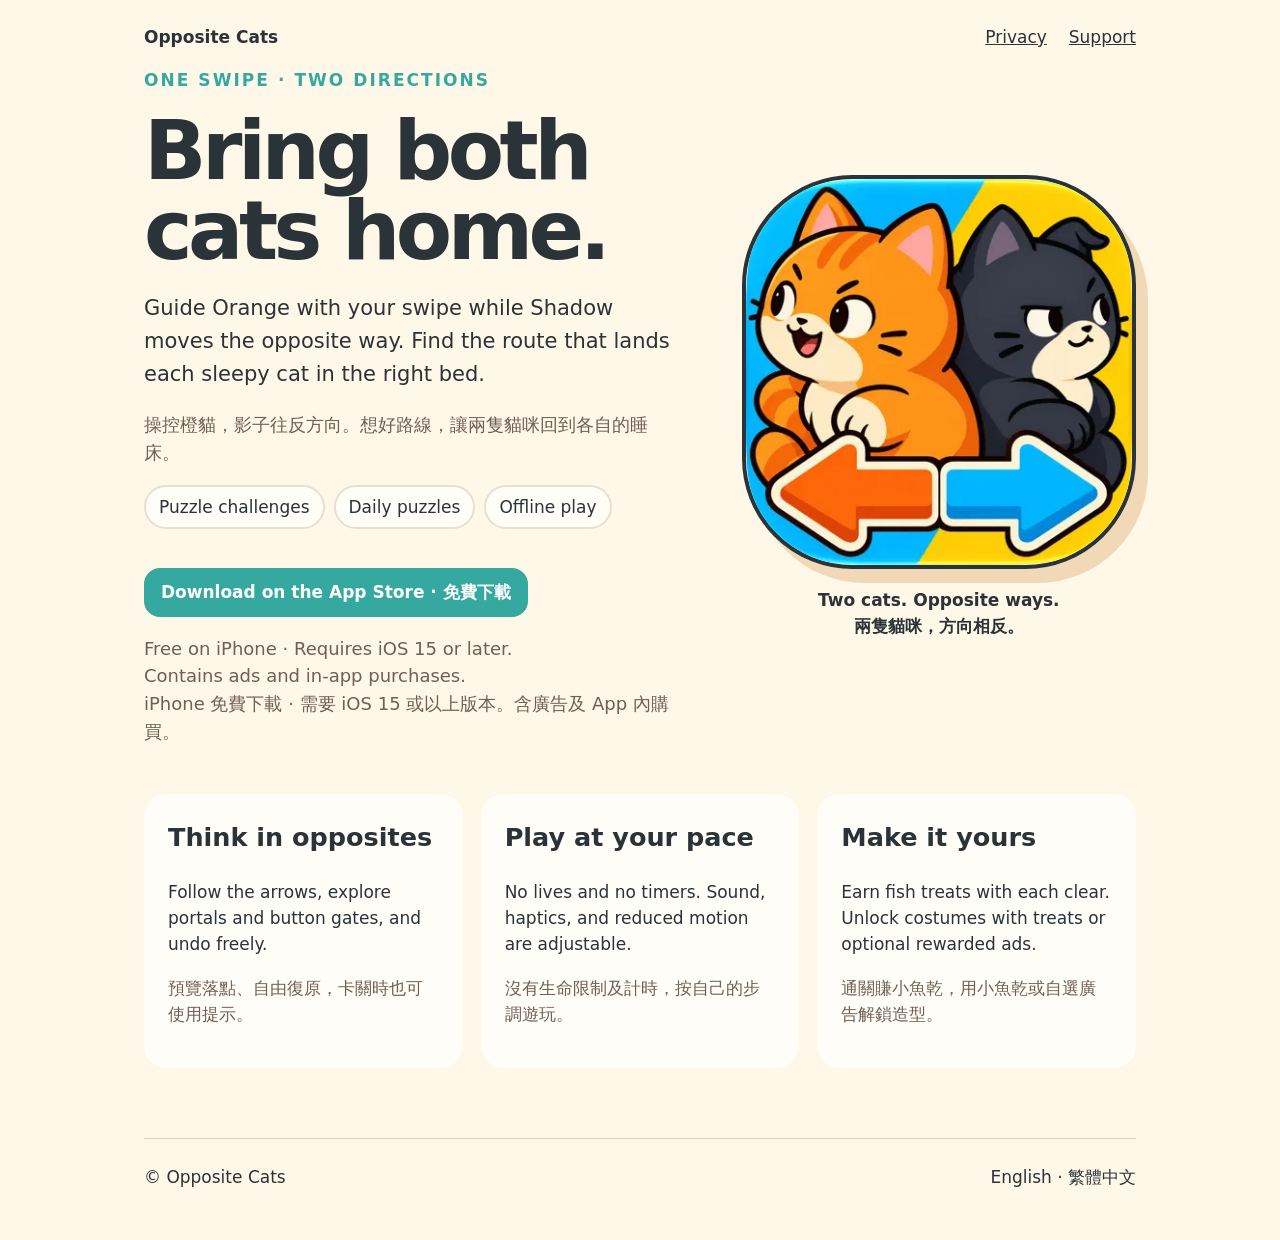
<file: index.html>
<!doctype html>
<html lang="en"><head><meta charset="utf-8"><meta name="viewport" content="width=device-width,initial-scale=1">
<title>Opposite Cats</title><meta name="description" content="A cozy two-cat puzzle for iPhone."><link rel="stylesheet" href="styles.css"></head>
<body><main><nav><strong>Opposite Cats</strong><span><a href="privacy.html">Privacy</a><a href="support.html">Support</a></span></nav>
<section class="hero"><div><p class="eyebrow">ONE SWIPE · TWO DIRECTIONS</p><h1>Bring both cats home.</h1><p class="lede">Guide Orange with your swipe while Shadow moves the opposite way. Find the route that lands each sleepy cat in the right bed.</p><p class="zh" lang="zh-Hant">操控橙貓，影子往反方向。想好路線，讓兩隻貓咪回到各自的睡床。</p><div class="badges"><span>Puzzle challenges</span><span>Daily puzzles</span><span>Offline play</span></div><p><a class="coming" href="https://apps.apple.com/app/id6809505456">Download on the App Store · 免費下載</a></p><p class="zh">Free on iPhone · Requires iOS 15 or later.<br>Contains ads and in-app purchases.<br><span lang="zh-Hant">iPhone 免費下載 · 需要 iOS 15 或以上版本。含廣告及 App 內購買。</span></p></div><figure class="icon"><img src="app-icon.png" alt="Orange and charcoal cats moving in opposite directions"><figcaption>Two cats. Opposite ways.<br><span lang="zh-Hant">兩隻貓咪，方向相反。</span></figcaption></figure></section>
<section class="cards"><article><h2>Think in opposites</h2><p>Follow the arrows, explore portals and button gates, and undo freely.</p><p lang="zh-Hant">預覽落點、自由復原，卡關時也可使用提示。</p></article><article><h2>Play at your pace</h2><p>No lives and no timers. Sound, haptics, and reduced motion are adjustable.</p><p lang="zh-Hant">沒有生命限制及計時，按自己的步調遊玩。</p></article><article><h2>Make it yours</h2><p>Earn fish treats with each clear. Unlock costumes with treats or optional rewarded ads.</p><p lang="zh-Hant">通關賺小魚乾，用小魚乾或自選廣告解鎖造型。</p></article></section>
<footer><span>© Opposite Cats</span><span>English · 繁體中文</span></footer></main></body></html>
</file>
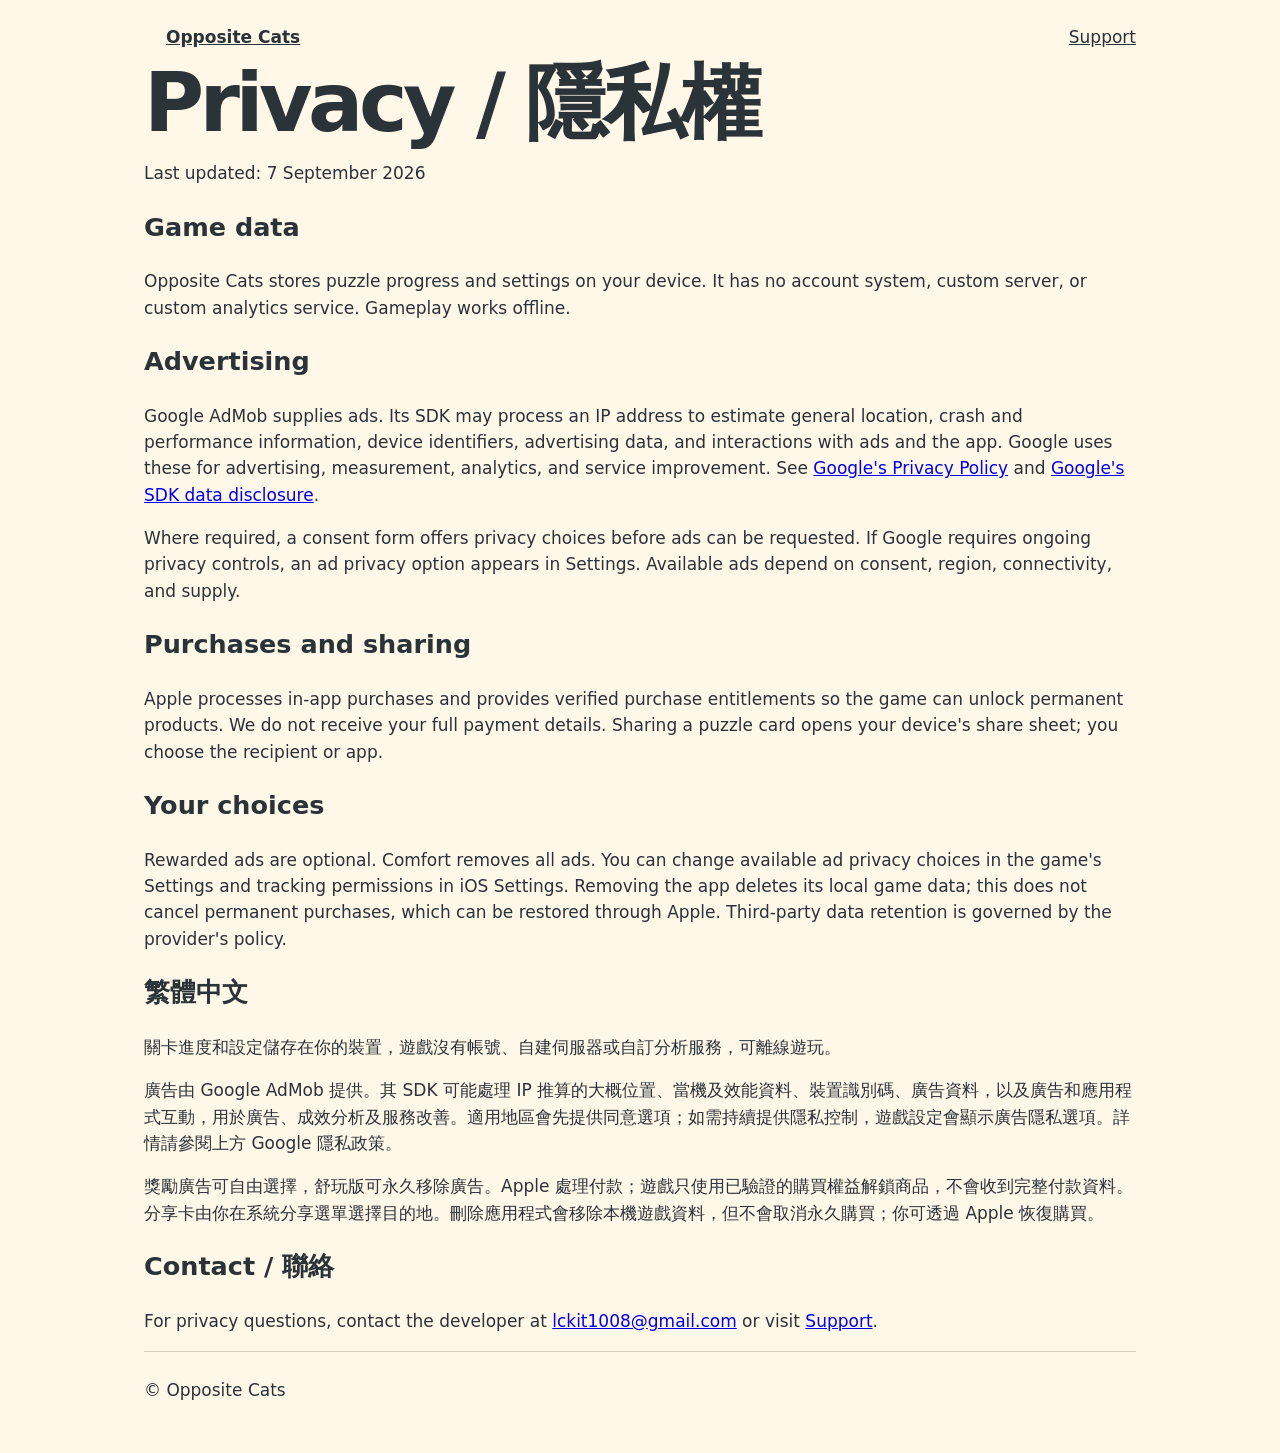
<file: privacy.html>
<!doctype html>
<html lang="en"><head><meta charset="utf-8"><meta name="viewport" content="width=device-width,initial-scale=1"><title>Privacy — Opposite Cats</title><link rel="stylesheet" href="styles.css"></head>
<body><main><nav><strong><a href="index.html">Opposite Cats</a></strong><a href="support.html">Support</a></nav><article class="legal">
<h1>Privacy / 隱私權</h1><p>Last updated: 7 September 2026</p>
<h2>Game data</h2><p>Opposite Cats stores puzzle progress and settings on your device. It has no account system, custom server, or custom analytics service. Gameplay works offline.</p>
<h2>Advertising</h2><p>Google AdMob supplies ads. Its SDK may process an IP address to estimate general location, crash and performance information, device identifiers, advertising data, and interactions with ads and the app. Google uses these for advertising, measurement, analytics, and service improvement. See <a href="https://policies.google.com/privacy">Google's Privacy Policy</a> and <a href="https://developers.google.com/admob/ios/privacy/data-disclosure">Google's SDK data disclosure</a>.</p>
<p>Where required, a consent form offers privacy choices before ads can be requested. If Google requires ongoing privacy controls, an ad privacy option appears in Settings. Available ads depend on consent, region, connectivity, and supply.</p>
<h2>Purchases and sharing</h2><p>Apple processes in-app purchases and provides verified purchase entitlements so the game can unlock permanent products. We do not receive your full payment details. Sharing a puzzle card opens your device's share sheet; you choose the recipient or app.</p>
<h2>Your choices</h2><p>Rewarded ads are optional. Comfort removes all ads. You can change available ad privacy choices in the game's Settings and tracking permissions in iOS Settings. Removing the app deletes its local game data; this does not cancel permanent purchases, which can be restored through Apple. Third-party data retention is governed by the provider's policy.</p>
<section lang="zh-Hant"><h2>繁體中文</h2><p>關卡進度和設定儲存在你的裝置，遊戲沒有帳號、自建伺服器或自訂分析服務，可離線遊玩。</p><p>廣告由 Google AdMob 提供。其 SDK 可能處理 IP 推算的大概位置、當機及效能資料、裝置識別碼、廣告資料，以及廣告和應用程式互動，用於廣告、成效分析及服務改善。適用地區會先提供同意選項；如需持續提供隱私控制，遊戲設定會顯示廣告隱私選項。詳情請參閱上方 Google 隱私政策。</p><p>獎勵廣告可自由選擇，舒玩版可永久移除廣告。Apple 處理付款；遊戲只使用已驗證的購買權益解鎖商品，不會收到完整付款資料。分享卡由你在系統分享選單選擇目的地。刪除應用程式會移除本機遊戲資料，但不會取消永久購買；你可透過 Apple 恢復購買。</p></section>
<h2>Contact / 聯絡</h2><p>For privacy questions, contact the developer at <a href="mailto:lckit1008@gmail.com">lckit1008@gmail.com</a> or visit <a href="support.html">Support</a>.</p>
</article><footer><span>© Opposite Cats</span></footer></main></body></html>
</file>
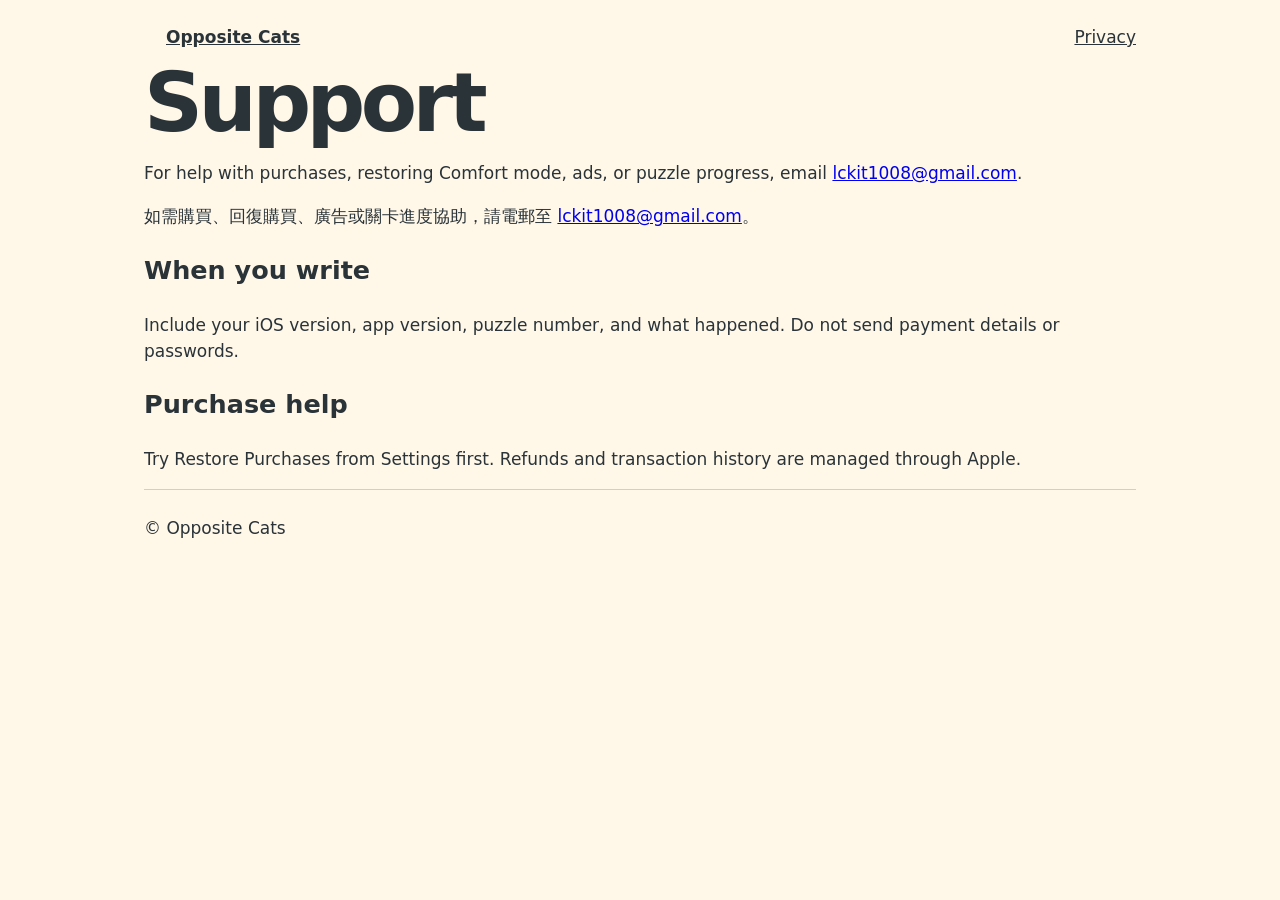
<file: support.html>
<!doctype html><html lang="en"><head><meta charset="utf-8"><meta name="viewport" content="width=device-width,initial-scale=1"><title>Support — Opposite Cats</title><link rel="stylesheet" href="styles.css"></head><body><main><nav><strong><a href="index.html">Opposite Cats</a></strong><a href="privacy.html">Privacy</a></nav><article class="legal"><h1>Support</h1><p>For help with purchases, restoring Comfort mode, ads, or puzzle progress, email <a href="mailto:lckit1008@gmail.com">lckit1008@gmail.com</a>.</p><p lang="zh-Hant">如需購買、回復購買、廣告或關卡進度協助，請電郵至 <a href="mailto:lckit1008@gmail.com">lckit1008@gmail.com</a>。</p><h2>When you write</h2><p>Include your iOS version, app version, puzzle number, and what happened. Do not send payment details or passwords.</p><h2>Purchase help</h2><p>Try Restore Purchases from Settings first. Refunds and transaction history are managed through Apple.</p></article><footer><span>© Opposite Cats</span></footer></main></body></html>
</file>
<file: styles.css>
:root{--cream:#fff7e8;--ink:#293338;--coral:#f47766;--teal:#35a9a0;--paper:#fffdf8;--muted:#705f53}*{box-sizing:border-box}body{margin:0;background:var(--cream);color:var(--ink);font:17px/1.55 system-ui,-apple-system,sans-serif}main{max-width:1040px;margin:auto;padding:24px}nav,footer{display:flex;justify-content:space-between;align-items:center}nav a{color:inherit;margin-left:22px}.hero{min-height:590px;display:grid;grid-template-columns:1.15fr .85fr;gap:64px;align-items:center}h1{font-size:clamp(48px,7vw,82px);line-height:.98;letter-spacing:-.055em;margin:.15em 0}.eyebrow{font-weight:800;color:var(--teal);letter-spacing:.12em}.lede{font-size:21px;max-width:590px}.zh{font-size:18px;color:var(--muted);max-width:590px}.badges{display:flex;gap:9px;flex-wrap:wrap}.badges span{background:var(--paper);border:2px solid #eadfce;border-radius:999px;padding:7px 13px}.coming{display:inline-block;margin-top:22px;background:var(--teal);color:white;border-radius:16px;padding:11px 17px;font-weight:800}.icon{margin:0;text-align:center}.icon img{display:block;width:100%;aspect-ratio:1;object-fit:cover;border-radius:28%;border:4px solid var(--ink);box-shadow:12px 14px 0 #f1d9b7}.icon figcaption{margin-top:18px;font-weight:800}.cards{display:grid;grid-template-columns:repeat(3,1fr);gap:18px;margin:30px 0 70px}.cards article{background:var(--paper);padding:24px;border-radius:22px}.cards h2{margin-top:0}.cards article p:last-child{color:var(--muted)}footer{border-top:1px solid #dacdbb;padding:25px 0}@media(max-width:760px){.hero{grid-template-columns:1fr;gap:36px;padding:55px 0}.icon{max-width:430px}.cards{grid-template-columns:1fr}nav span{display:flex;flex-direction:column;align-items:end}.hero h1{font-size:54px}}

a.coming{text-decoration:none}a.coming:hover{background:#25857e}a.coming:focus-visible{outline:3px solid var(--ink);outline-offset:4px}
</file>
